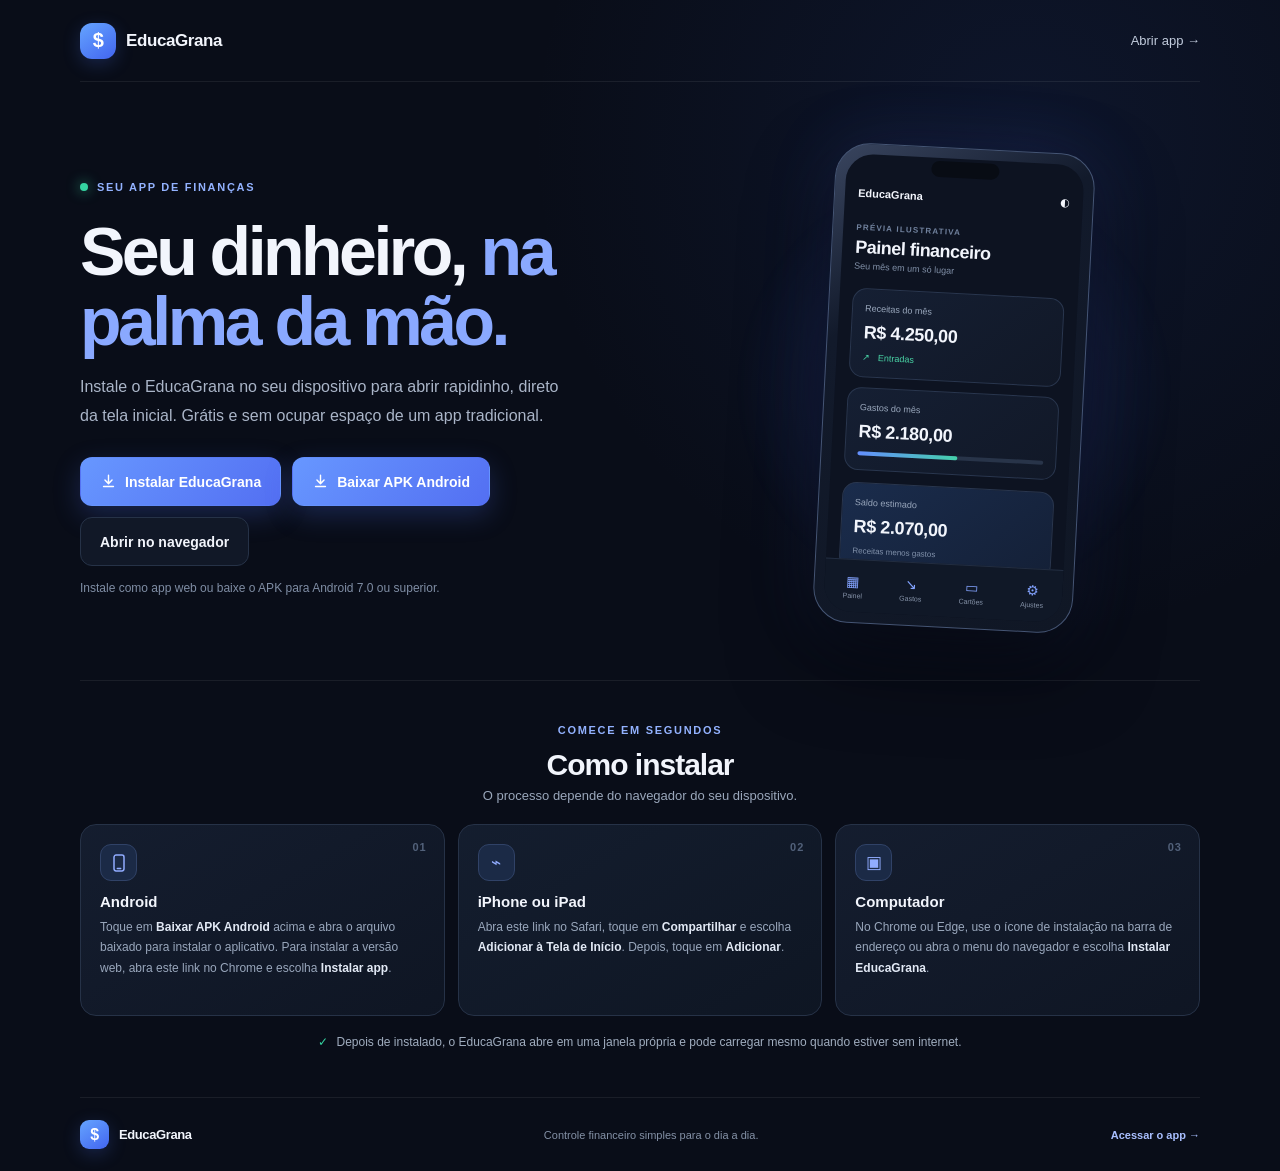
<file: baixar.html>
<!doctype html>
<html lang="pt-BR">
  <head>
    <meta charset="UTF-8">
    <meta name="viewport" content="width=device-width, initial-scale=1">
    <meta name="theme-color" content="#090d18">
    <meta name="description" content="Instale o EducaGrana no seu celular ou computador e acompanhe suas finan&#xE7;as onde estiver.">
    <link rel="canonical" href="https://educafinancias.pages.dev/baixar.html">
    <meta property="og:type" content="website">
    <meta property="og:title" content="Baixe o EducaGrana">
    <meta property="og:description" content="Instale o EducaGrana no seu celular ou computador.">
    <meta property="og:url" content="https://educafinancias.pages.dev/baixar.html">
    <link rel="manifest" href="./manifest.json">
    <link rel="icon" href="./icon.svg" type="image/svg+xml">
    <link rel="stylesheet" href="./download.css">
    <script src="./download.js" defer></script>
    <title>Baixar o EducaGrana</title>
  </head>
  <body>
    <main class="download-page">
      <header class="download-header">
        <a class="brand" href="./" aria-label="EducaGrana, abrir app">
          <span class="brand-mark" aria-hidden="true">$</span>
          <span>EducaGrana</span>
        </a>
        <a class="back-link" href="./">Abrir app <span aria-hidden="true">&#x2192;</span></a>
      </header>

      <section class="hero" aria-labelledby="download-title">
        <div class="hero-copy">
          <span class="eyebrow"><span class="status-dot"></span> SEU APP DE FINAN&#xC7;AS</span>
          <h1 id="download-title">Seu dinheiro, <span>na palma da m&#xE3;o.</span></h1>
          <p>Instale o EducaGrana no seu dispositivo para abrir rapidinho, direto da tela inicial. Gr&#xE1;tis e sem ocupar espa&#xE7;o de um app tradicional.</p>
          <div class="hero-actions">
            <button id="install-button" class="install-button" type="button"><svg class="download-icon" viewBox="0 0 24 24" fill="none" stroke="currentColor" stroke-width="2" stroke-linecap="round" stroke-linejoin="round" aria-hidden="true"><path d="M12 3v12m-5-5 5 5 5-5M5 19h14"/></svg><span class="install-label">Instalar EducaGrana</span></button>
            <a class="install-button" href="./educagrana.apk" download="EducaGrana.apk"><svg class="download-icon" viewBox="0 0 24 24" fill="none" stroke="currentColor" stroke-width="2" stroke-linecap="round" stroke-linejoin="round" aria-hidden="true"><path d="M12 3v12m-5-5 5 5 5-5M5 19h14"/></svg>Baixar APK Android</a>
            <a class="open-button" href="./">Abrir no navegador</a>
          </div>
          <p id="install-status" class="install-status" role="status" aria-live="polite">Instale como app web ou baixe o APK para Android 7.0 ou superior.</p>
        </div>

        <div class="phone-scene" aria-hidden="true">
          <div class="glow"></div>
          <div class="phone">
            <div class="phone-camera"></div>
            <div class="phone-screen">
              <div class="phone-top"><span>EducaGrana</span><span>&#x25D0;</span></div>
              <div class="phone-greeting">PR&#xC9;VIA ILUSTRATIVA</div>
              <div class="phone-title">Painel financeiro</div>
              <div class="phone-subtitle">Seu m&#xEA;s em um s&#xF3; lugar</div>
              <div class="phone-card"><span>Receitas do m&#xEA;s</span><strong>R$ 4.250,00</strong><i>&#x2197; &nbsp; Entradas</i></div>
              <div class="phone-card"><span>Gastos do m&#xEA;s</span><strong>R$ 2.180,00</strong><div class="phone-progress"><span></span></div></div>
              <div class="phone-card balance"><span>Saldo estimado</span><strong>R$ 2.070,00</strong><small>Receitas menos gastos</small></div>
              <div class="phone-nav"><span>&#x25A6;<small>Painel</small></span><span>&#x2198;<small>Gastos</small></span><span>&#x25AD;<small>Cart&#xF5;es</small></span><span>&#x2699;<small>Ajustes</small></span></div>
            </div>
          </div>
        </div>
      </section>

      <section id="install-help" class="install-help" aria-labelledby="help-title">
        <div class="section-heading">
          <span class="eyebrow">COMECE EM SEGUNDOS</span>
          <h2 id="help-title">Como instalar</h2>
          <p>O processo depende do navegador do seu dispositivo.</p>
        </div>
        <div class="steps-grid">
          <article class="step-card" data-platform="android">
            <span class="step-number">01</span><span class="step-icon" aria-hidden="true"><svg width="20" height="20" viewBox="0 0 24 24" fill="none" stroke="currentColor" stroke-width="1.8" stroke-linecap="round" stroke-linejoin="round"><rect x="6" y="2.5" width="12" height="19" rx="2.5"/><path d="M10 18.5h4"/></svg></span>
            <h3>Android</h3><p>Toque em <strong>Baixar APK Android</strong> acima e abra o arquivo baixado para instalar o aplicativo. Para instalar a vers&#xE3;o web, abra este link no Chrome e escolha <strong>Instalar app</strong>.</p>
          </article>
          <article class="step-card" data-platform="ios">
            <span class="step-number">02</span><span class="step-icon" aria-hidden="true">&#x2301;</span>
            <h3>iPhone ou iPad</h3><p>Abra este link no Safari, toque em <strong>Compartilhar</strong> e escolha <strong>Adicionar &#xE0; Tela de In&#xED;cio</strong>. Depois, toque em <strong>Adicionar</strong>.</p>
          </article>
          <article class="step-card" data-platform="desktop">
            <span class="step-number">03</span><span class="step-icon" aria-hidden="true">&#x25A3;</span>
            <h3>Computador</h3><p>No Chrome ou Edge, use o &#xED;cone de instala&#xE7;&#xE3;o na barra de endere&#xE7;o ou abra o menu do navegador e escolha <strong>Instalar EducaGrana</strong>.</p>
          </article>
        </div>
        <p class="privacy-note"><span aria-hidden="true">&#x2713;</span> Depois de instalado, o EducaGrana abre em uma janela pr&#xF3;pria e pode carregar mesmo quando estiver sem internet.</p>
      </section>

      <footer class="download-footer">
        <a class="brand footer-brand" href="./"><span class="brand-mark" aria-hidden="true">$</span><span>EducaGrana</span></a>
        <span>Controle financeiro simples para o dia a dia.</span>
        <a href="./">Acessar o app &#x2192;</a>
      </footer>
    </main>
  </body>
</html>
</file>
<file: download.css>
:root {
  color-scheme: dark;
  font-family: "DM Sans", "Segoe UI", sans-serif;
  font-synthesis: none;
  text-rendering: optimizeLegibility;
  --bg: #090d18;
  --surface: #111827;
  --raised: #151e30;
  --border: #263247;
  --text: #f2f5fc;
  --muted: #9aa7bb;
  --blue: #6c91ff;
  --green: #35d4a1;
}

* { box-sizing: border-box; }
body { min-width: 320px; margin: 0; background: radial-gradient(ellipse at 80% 12%, rgb(41 72 155 / 15%), transparent 34%), var(--bg); color: var(--text); }
a { color: inherit; text-decoration: none; }
button { font: inherit; }
button:focus-visible, a:focus-visible { outline: 3px solid #a6bdff; outline-offset: 3px; }
.download-page { width: min(1120px, 100% - 48px); margin: 0 auto; }
.download-header { display: flex; height: 82px; align-items: center; justify-content: space-between; border-bottom: 1px solid rgb(255 255 255 / 7%); }
.brand { display: inline-flex; align-items: center; gap: 10px; font-size: 17px; font-weight: 800; letter-spacing: -.4px; }
.brand-mark { display: grid; width: 36px; height: 36px; place-items: center; border-radius: 12px; background: linear-gradient(145deg, #65a4ff, #4265ef); color: #fff; font-size: 20px; box-shadow: 0 5px 18px rgb(79 124 255 / 22%); }
.back-link { color: #c2ccdd; font-size: 13px; }
.back-link:hover, .download-footer > a:last-child:hover { color: #fff; }
.hero { display: grid; min-height: 590px; grid-template-columns: 1.1fr .9fr; align-items: center; gap: 28px; padding: 56px 0 42px; }
.hero-copy { position: relative; z-index: 1; max-width: 575px; }
.eyebrow { display: inline-flex; align-items: center; gap: 9px; color: #93b2ff; font-size: 11px; font-weight: 800; letter-spacing: 1.7px; }
.status-dot { width: 8px; height: 8px; border-radius: 50%; background: var(--green); box-shadow: 0 0 13px rgb(53 212 161 / 75%); }
h1, h2, h3, p { margin-top: 0; }
h1, h2, h3 { font-family: "DM Sans", "Segoe UI", sans-serif; }
h1 { max-width: 580px; margin: 21px 0 17px; font-size: clamp(44px, 6vw, 68px); font-weight: 800; letter-spacing: -3.5px; line-height: 1.03; }
h1 span { color: #8aa9ff; }
.hero-copy > p:not(.eyebrow):not(.install-status) { max-width: 495px; margin-bottom: 27px; color: #aab5c8; font-size: 16px; line-height: 1.8; }
.hero-actions { display: flex; flex-wrap: wrap; gap: 11px; }
.install-button, .open-button { display: inline-flex; min-height: 49px; align-items: center; justify-content: center; gap: 8px; padding: 0 19px; border: 1px solid var(--border); border-radius: 12px; cursor: pointer; font-size: 14px; font-weight: 800; transition: transform .16s, filter .16s, border-color .16s; }
.install-button { border-color: transparent; background: linear-gradient(130deg, #6797ff, #536ff2); color: #fff; box-shadow: 0 9px 27px rgb(77 112 237 / 25%); }
.download-icon { width: 17px; height: 17px; flex: 0 0 auto; }
.install-button:hover, .open-button:hover { transform: translateY(-2px); filter: brightness(1.08); }
.open-button { background: var(--surface); color: var(--text); }
.install-status { min-height: 20px; margin: 13px 0 0; color: #7f8da4; font-size: 12px; line-height: 1.6; }
.phone-scene { position: relative; display: grid; min-height: 500px; place-items: center; }
.glow { position: absolute; width: min(90%, 440px); aspect-ratio: 1; border-radius: 50%; background: radial-gradient(circle, rgb(73 112 255 / 26%), rgb(73 112 255 / 8%) 42%, transparent 70%); filter: blur(5px); }
.phone { position: relative; z-index: 1; width: 260px; height: 480px; padding: 10px; border: 1px solid #455574; border-radius: 35px; background: linear-gradient(145deg, #39455f, #121a2b 30%, #101725); box-shadow: 0 35px 80px rgb(0 0 0 / 54%), 0 0 70px rgb(75 106 242 / 16%); transform: rotate(3deg); }
.phone-camera { position: absolute; z-index: 2; top: 13px; left: 50%; width: 68px; height: 16px; border-radius: 20px; background: #080c14; transform: translateX(-50%); }
.phone-screen { position: relative; height: 100%; overflow: hidden; border-radius: 27px; background: #0d1321; padding: 32px 13px 0; }
.phone-top { display: flex; align-items: center; justify-content: space-between; margin-bottom: 24px; font-size: 11px; font-weight: 800; }
.phone-greeting { margin-bottom: 5px; color: #72839f; font-size: 8px; font-weight: 700; letter-spacing: 1.2px; }
.phone-title { margin-bottom: 3px; font-size: 18px; font-weight: 800; letter-spacing: -.5px; }
.phone-subtitle { margin-bottom: 17px; color: #8190a8; font-size: 9px; }
.phone-card { display: grid; gap: 9px; margin-bottom: 10px; padding: 14px 12px; border: 1px solid #29364e; border-radius: 14px; background: linear-gradient(140deg, #151f33, #111827); }
.phone-card > span { color: #9aa8bd; font-size: 9px; }
.phone-card strong { font-size: 18px; letter-spacing: -.4px; }
.phone-card i { color: #49d5a6; font-size: 9px; font-style: normal; }
.phone-progress { height: 4px; border-radius: 5px; background: #283449; }
.phone-progress span { display: block; width: 54%; height: 100%; border-radius: inherit; background: linear-gradient(90deg, #648fff, #44d0aa); }
.phone-card.balance { margin-top: 12px; background: linear-gradient(140deg, #1a2c4c, #142037); }
.phone-card.balance small { color: #8292ab; font-size: 8px; }
.phone-nav { position: absolute; inset: auto 0 0; display: flex; height: 53px; align-items: center; justify-content: space-around; border-top: 1px solid #222d41; background: #101827; color: #83a3ff; font-size: 14px; }
.phone-nav span { display: grid; justify-items: center; gap: 3px; }
.phone-nav small { color: #8794aa; font-size: 7px; }
.install-help { padding: 39px 0 48px; border-top: 1px solid rgb(255 255 255 / 7%); }
.section-heading { margin-bottom: 21px; text-align: center; }
.section-heading h2 { margin: 10px 0 6px; font-size: 30px; letter-spacing: -1px; }
.section-heading p { margin: 0; color: var(--muted); font-size: 13px; }
.steps-grid { display: grid; grid-template-columns: repeat(3, 1fr); gap: 13px; }
.step-card { position: relative; min-height: 192px; padding: 19px; border: 1px solid var(--border); border-radius: 16px; background: linear-gradient(150deg, rgb(21 30 48 / 95%), rgb(15 22 36 / 95%)); }
.step-number { position: absolute; top: 16px; right: 17px; color: #52617a; font-size: 11px; font-weight: 800; letter-spacing: 1px; }
.step-icon { display: grid; width: 37px; height: 37px; place-items: center; margin-bottom: 12px; border: 1px solid #304267; border-radius: 11px; background: #1b2a46; color: #91acff; font-size: 17px; }
.step-card h3 { margin-bottom: 7px; font-size: 15px; }
.step-card p { margin: 0; color: #99a7bc; font-size: 12px; line-height: 1.7; }
.step-card strong { color: #e2e9f5; }
.privacy-note { display: flex; align-items: center; justify-content: center; gap: 8px; margin: 19px 0 0; color: #a0adbf; font-size: 12px; text-align: center; }
.privacy-note span { color: var(--green); font-weight: 800; }
.download-footer { display: flex; min-height: 74px; align-items: center; justify-content: space-between; gap: 15px; border-top: 1px solid rgb(255 255 255 / 7%); color: #8491a6; font-size: 11px; }
.footer-brand { color: var(--text); font-size: 13px; }
.footer-brand .brand-mark { width: 29px; height: 29px; border-radius: 9px; font-size: 16px; }
.download-footer > a:last-child { color: #a9bfff; font-weight: 700; }

@media (max-width: 780px) {
  .download-page { width: min(100% - 34px, 560px); }
  .download-header { height: 68px; }
  .hero { min-height: auto; grid-template-columns: 1fr; gap: 0; padding: 53px 0 18px; }
  .hero-copy { text-align: center; }
  .hero-copy .eyebrow { justify-content: center; }
  h1 { margin-right: auto; margin-left: auto; font-size: clamp(43px, 11vw, 60px); letter-spacing: -2.8px; }
  .hero-copy > p:not(.eyebrow):not(.install-status) { margin-right: auto; margin-left: auto; font-size: 14px; }
  .hero-actions { justify-content: center; }
  .install-status { max-width: 340px; margin-right: auto; margin-left: auto; }
  .phone-scene { min-height: 460px; }
  .phone { transform: scale(.9) rotate(3deg); }
  .steps-grid { grid-template-columns: 1fr; }
  .step-card { min-height: auto; }
  .download-footer { flex-wrap: wrap; justify-content: center; padding: 16px 0; text-align: center; }
  .download-footer > span { flex-basis: 100%; order: 1; }
}

@media (prefers-reduced-motion: reduce) {
  *, *::before, *::after { scroll-behavior: auto !important; transition-duration: .01ms !important; }
}
</file>
